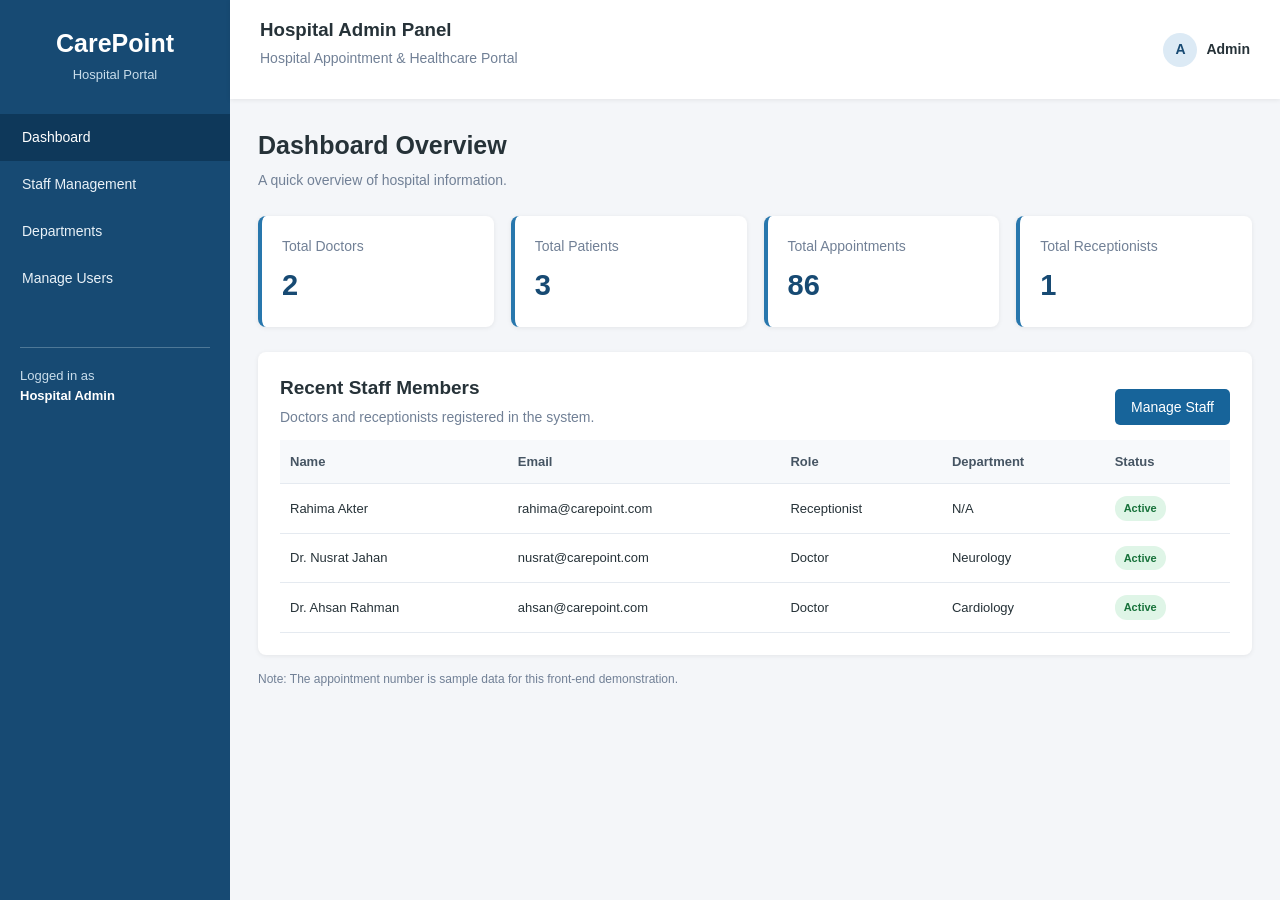
<file: Hospital_Admin_Module/index.html>
<!DOCTYPE html>
<html lang="en">
<head>
  <meta charset="UTF-8">
  <meta name="viewport" content="width=device-width, initial-scale=1.0">
  <title>Hospital Portal - Admin</title>
  <link rel="stylesheet" href="style.css">
</head>
<body>
  <div class="layout">
    <!-- Left side menu -->
    <aside class="sidebar">
      <h2 class="logo">CarePoint</h2>
      <p class="side-subtitle">Hospital Portal</p>

      <nav>
        <a href="#dashboard" class="nav-link active" data-page="dashboard">Dashboard</a>
        <a href="#staff" class="nav-link" data-page="staff">Staff Management</a>
        <a href="#departments" class="nav-link" data-page="departments">Departments</a>
        <a href="#users" class="nav-link" data-page="users">Manage Users</a>
      </nav>

      <p class="sidebar-note">Logged in as<br><strong>Hospital Admin</strong></p>
    </aside>

    <!-- Main content -->
    <div class="main">
      <header class="topbar">
        <div>
          <h3>Hospital Admin Panel</h3>
          <p class="muted">Hospital Appointment &amp; Healthcare Portal</p>
        </div>
        <div class="admin-profile">
          <span class="admin-circle">A</span>
          <span>Admin</span>
        </div>
      </header>

      <main class="content">
        <!-- DASHBOARD -->
        <section id="dashboard" class="page-section active">
          <h1>Dashboard Overview</h1>
          <p class="muted">A quick overview of hospital information.</p>

          <div class="cards">
            <div class="card">
              <p class="card-title">Total Doctors</p>
              <h2 id="totalDoctors">0</h2>
            </div>
            <div class="card">
              <p class="card-title">Total Patients</p>
              <h2 id="totalPatients">0</h2>
            </div>
            <div class="card">
              <p class="card-title">Total Appointments</p>
              <h2 id="totalAppointments">86</h2>
            </div>
            <div class="card">
              <p class="card-title">Total Receptionists</p>
              <h2 id="totalReceptionists">0</h2>
            </div>
          </div>

          <div class="panel">
            <div class="panel-heading">
              <div>
                <h2>Recent Staff Members</h2>
                <p class="muted">Doctors and receptionists registered in the system.</p>
              </div>
              <button type="button" class="btn" id="goToStaff">Manage Staff</button>
            </div>
            <div class="table-wrap">
              <table>
                <thead>
                  <tr><th>Name</th><th>Email</th><th>Role</th><th>Department</th><th>Status</th></tr>
                </thead>
                <tbody id="recentStaffTable"></tbody>
              </table>
            </div>
          </div>
          <p class="demo-note">Note: The appointment number is sample data for this front-end demonstration.</p>
        </section>

        <!-- STAFF MANAGEMENT -->
        <section id="staff" class="page-section">
          <div class="section-heading">
            <div>
              <h1>Staff Management</h1>
              <p class="muted">Add, edit, or deactivate Doctor and Receptionist accounts.</p>
            </div>
          </div>

          <div class="panel form-panel">
            <h2 id="staffFormHeading">Add New Staff</h2>
            <form id="staffForm" novalidate>
              <div class="form-grid">
                <div class="form-group">
                  <label for="staffName">Full Name</label>
                  <input type="text" id="staffName" placeholder="Enter full name">
                  <span class="error" id="staffNameError"></span>
                </div>
                <div class="form-group">
                  <label for="staffEmail">Email Address</label>
                  <input type="text" id="staffEmail" placeholder="name@example.com">
                  <span class="error" id="staffEmailError"></span>
                </div>
                <div class="form-group">
                  <label for="staffRole">User Role</label>
                  <select id="staffRole">
                    <option value="">Select Role</option>
                    <option value="Doctor">Doctor</option>
                    <option value="Receptionist">Receptionist</option>
                  </select>
                  <span class="error" id="staffRoleError"></span>
                </div>
                <div class="form-group doctor-only">
                  <label for="staffDepartment">Department</label>
                  <select id="staffDepartment">
                    <option value="">Select Department</option>
                  </select>
                  <span class="error" id="staffDepartmentError"></span>
                </div>
                <div class="form-group doctor-only">
                  <label for="staffFee">Consultation Fee (BDT)</label>
                  <input type="number" id="staffFee" placeholder="Example: 1000" min="0">
                  <span class="error" id="staffFeeError"></span>
                </div>
                <div class="form-group">
                  <label for="staffPassword">Temporary Password</label>
                  <input type="password" id="staffPassword" placeholder="At least 6 characters">
                  <small class="help-text">Password is not saved in this browser demo.</small>
                  <span class="error" id="staffPasswordError"></span>
                </div>
              </div>
              <div class="form-actions">
                <button type="submit" class="btn" id="staffSubmitButton">Add Staff</button>
                <button type="button" class="btn btn-light" id="cancelEditButton">Clear</button>
              </div>
              <p id="staffMessage" class="success-message"></p>
            </form>
          </div>

          <div class="panel">
            <h2>Staff List</h2>
            <div class="table-wrap">
              <table>
                <thead>
                  <tr><th>Name</th><th>Email</th><th>Role</th><th>Department</th><th>Fee (BDT)</th><th>Status</th><th>Action</th></tr>
                </thead>
                <tbody id="staffTable"></tbody>
              </table>
            </div>
          </div>
        </section>

        <!-- DEPARTMENT MANAGEMENT -->
        <section id="departments" class="page-section">
          <h1>Department Management</h1>
          <p class="muted">Create departments, set consultation fees, and assign doctors.</p>

          <div class="panel form-panel">
            <h2 id="departmentFormHeading">Add Department</h2>
            <form id="departmentForm" novalidate>
              <div class="form-grid">
                <div class="form-group">
                  <label for="departmentName">Department Name</label>
                  <input type="text" id="departmentName" placeholder="Example: Cardiology">
                  <span class="error" id="departmentNameError"></span>
                </div>
                <div class="form-group">
                  <label for="departmentFee">Consultation Fee (BDT)</label>
                  <input type="number" id="departmentFee" placeholder="Example: 1000" min="0">
                  <span class="error" id="departmentFeeError"></span>
                </div>
                <div class="form-group">
                  <label for="assignDoctor">Assign Doctor (optional)</label>
                  <select id="assignDoctor">
                    <option value="">No doctor selected</option>
                  </select>
                </div>
              </div>
              <div class="form-actions">
                <button type="submit" class="btn" id="departmentSubmitButton">Add Department</button>
                <button type="button" class="btn btn-light" id="clearDepartmentButton">Clear</button>
              </div>
              <p id="departmentMessage" class="success-message"></p>
            </form>
          </div>

          <div class="panel">
            <h2>Department List</h2>
            <div class="table-wrap">
              <table>
                <thead>
                  <tr><th>Department</th><th>Consultation Fee (BDT)</th><th>Assigned Doctors</th><th>Action</th></tr>
                </thead>
                <tbody id="departmentTable"></tbody>
              </table>
            </div>
          </div>
        </section>

        <!-- USER MANAGEMENT -->
        <section id="users" class="page-section">
          <h1>Manage Users</h1>
          <p class="muted">View all Patients, Doctors, and Receptionists. Deactivate or activate accounts.</p>

          <div class="panel">
            <div class="panel-heading">
              <h2>All Registered Users</h2>
              <input type="text" id="userSearch" class="search-input" placeholder="Search by name or email">
            </div>
            <div class="table-wrap">
              <table>
                <thead>
                  <tr><th>Name</th><th>Email</th><th>Role</th><th>Department</th><th>Status</th><th>Action</th></tr>
                </thead>
                <tbody id="usersTable"></tbody>
              </table>
            </div>
          </div>
        </section>
      </main>
    </div>
  </div>

  <script src="script.js"></script>
</body>
</html>
</file>
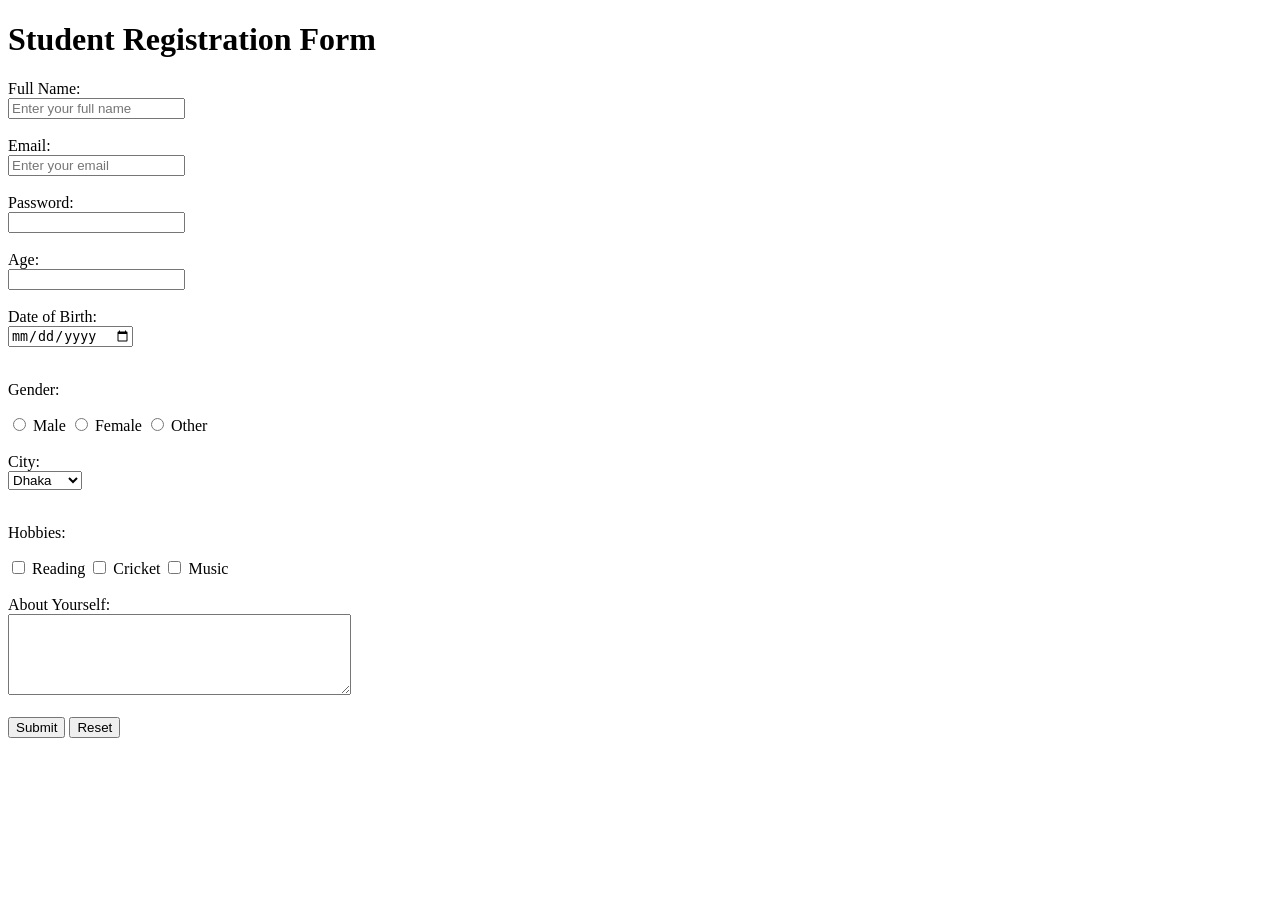
<file: registration.html>
<!DOCTYPE html>
<html>

<head>
    <meta charset="UTF-8">
    <title>Student Registration Form</title>
</head>

<body>

    <h1>Student Registration Form</h1>

    <form>

        
        <label for="fullname">Full Name:</label><br>
        <input type="text"
               id="fullname"
               name="fullname"
               placeholder="Enter your full name"
               required>
        <br><br>


       
        <label for="email">Email:</label><br>
        <input type="email"
               id="email"
               name="email"
               placeholder="Enter your email"
               required>
        <br><br>


      
        <label for="password">Password:</label><br>
        <input type="password"
               id="password"
               name="password"
               required>
        <br><br>


        
        <label for="age">Age:</label><br>
        <input type="number"
               id="age"
               name="age">
        <br><br>


       
        <label for="dob">Date of Birth:</label><br>
        <input type="date"
               id="dob"
               name="dob">
        <br><br>


        
        <p>Gender:</p>

        <input type="radio"
               id="male"
               name="gender"
               value="male">
        <label for="male">Male</label>

        <input type="radio"
               id="female"
               name="gender"
               value="female">
        <label for="female">Female</label>

        <input type="radio"
               id="other"
               name="gender"
               value="other">
        <label for="other">Other</label>

        <br><br>


       
        <label for="city">City:</label><br>

        <select id="city" name="city">

            <option value="dhaka">Dhaka</option>
            <option value="khulna">Khulna</option>
            <option value="rajshahi">Rajshahi</option>
            <option value="sylhet">Sylhet</option>

        </select>

        <br><br>


       
        <p>Hobbies:</p>

        <input type="checkbox"
               id="reading"
               name="hobby"
               value="reading">
        <label for="reading">Reading</label>

        <input type="checkbox"
               id="cricket"
               name="hobby"
               value="cricket">
        <label for="cricket">Cricket</label>

        <input type="checkbox"
               id="music"
               name="hobby"
               value="music">
        <label for="music">Music</label>

        <br><br>


       
        <label for="about">About Yourself:</label><br>

        <textarea id="about"
                  name="about"
                  rows="5"
                  cols="40"></textarea>

        <br><br>


        
        <input type="submit" value="Submit">
        <input type="reset" value="Reset">

    </form>

</body>

</html>
</file>
<file: Hospital_Admin_Module/style.css>
/* Basic page settings */
* {
  box-sizing: border-box;
}

body {
  margin: 0;
  font-family: Arial, Helvetica, sans-serif;
  background-color: #f4f6f9;
  color: #263238;
  line-height: 1.5;
}

.layout {
  display: flex;
  min-height: 100vh;
}

/* Left menu */
.sidebar {
  width: 230px;
  flex-shrink: 0;
  background-color: #174a73;
  color: white;
  padding: 25px 0;
}

.logo {
  margin: 0;
  text-align: center;
  font-size: 25px;
}

.side-subtitle {
  margin: 2px 0 30px;
  text-align: center;
  color: #c9ddeb;
  font-size: 13px;
}

.sidebar nav a {
  display: block;
  padding: 13px 22px;
  color: #eaf2f8;
  text-decoration: none;
  font-size: 14px;
}

.sidebar nav a:hover,
.sidebar nav a.active {
  background-color: #0e385a;
  color: white;
}

.sidebar-note {
  margin: 45px 20px 0;
  padding-top: 18px;
  border-top: 1px solid #4e7897;
  color: #c9ddeb;
  font-size: 13px;
}

.sidebar-note strong {
  color: white;
}

/* Main area and top bar */
.main {
  flex: 1;
  min-width: 0;
}

.topbar {
  display: flex;
  justify-content: space-between;
  align-items: center;
  padding: 16px 30px;
  background-color: white;
  box-shadow: 0 1px 5px rgba(0, 0, 0, 0.08);
}

.topbar h3 {
  margin: 0;
}

.muted {
  color: #718096;
  margin-top: 4px;
  font-size: 14px;
}

.admin-profile {
  display: flex;
  align-items: center;
  gap: 9px;
  font-weight: bold;
  font-size: 14px;
}

.admin-circle {
  display: inline-flex;
  width: 34px;
  height: 34px;
  align-items: center;
  justify-content: center;
  border-radius: 50%;
  background-color: #dceaf5;
  color: #174a73;
}

.content {
  padding: 28px;
}

h1 {
  margin: 0 0 5px;
  font-size: 25px;
}

h2 {
  margin: 0 0 16px;
  font-size: 19px;
}

/* Show one page at a time */
.page-section {
  display: none;
}

.page-section.active {
  display: block;
}

/* Dashboard cards */
.cards {
  display: grid;
  grid-template-columns: repeat(4, 1fr);
  gap: 17px;
  margin: 25px 0;
}

.card,
.panel {
  background-color: white;
  border-radius: 8px;
  box-shadow: 0 1px 5px rgba(0, 0, 0, 0.07);
}

.card {
  padding: 20px;
  border-left: 4px solid #2877ad;
}

.card-title {
  margin: 0;
  color: #718096;
  font-size: 14px;
}

.card h2 {
  margin: 7px 0 0;
  color: #174a73;
  font-size: 29px;
}

.panel {
  padding: 22px;
  margin-top: 22px;
}

.panel-heading,
.section-heading {
  display: flex;
  align-items: center;
  justify-content: space-between;
  gap: 15px;
}

.panel-heading h2 {
  margin-bottom: 3px;
}

.panel-heading .muted {
  margin-bottom: 12px;
}

/* Forms */
.form-panel {
  margin-top: 22px;
}

.form-grid {
  display: grid;
  grid-template-columns: repeat(2, 1fr);
  gap: 15px;
}

.form-group {
  margin-bottom: 4px;
}

.form-group label {
  display: block;
  margin-bottom: 6px;
  font-size: 14px;
  font-weight: bold;
}

.form-group input,
.form-group select,
.search-input {
  width: 100%;
  padding: 10px;
  border: 1px solid #cbd5e0;
  border-radius: 5px;
  background-color: white;
  font-size: 14px;
}

.form-group input:focus,
.form-group select:focus,
.search-input:focus {
  outline: none;
  border-color: #2877ad;
}

.help-text {
  display: block;
  margin-top: 4px;
  color: #718096;
  font-size: 11px;
}

.error {
  display: block;
  min-height: 16px;
  margin-top: 3px;
  color: #d62828;
  font-size: 12px;
}

.errorBorder {
  border: 1px solid red !important;
}

.successBorder {
  border: 1px solid green !important;
}

.form-actions {
  display: flex;
  gap: 10px;
  margin-top: 10px;
}

.btn {
  padding: 10px 16px;
  border: none;
  border-radius: 5px;
  background-color: #17649a;
  color: white;
  font-size: 14px;
  cursor: pointer;
  transition: background-color 0.2s;
}

.btn:hover {
  background-color: #10466d;
}

.btn-light {
  background-color: #e7edf2;
  color: #263238;
}

.btn-light:hover {
  background-color: #d2dce5;
}

.success-message {
  color: green;
  font-size: 13px;
  font-weight: bold;
}

/* Tables */
.table-wrap {
  width: 100%;
  overflow-x: auto;
}

table {
  width: 100%;
  border-collapse: collapse;
  min-width: 620px;
}

th,
td {
  padding: 12px 10px;
  border-bottom: 1px solid #e5eaf0;
  text-align: left;
  font-size: 13px;
}

th {
  background-color: #f7f9fb;
  color: #465563;
}

.status {
  display: inline-block;
  padding: 4px 9px;
  border-radius: 12px;
  font-size: 11px;
  font-weight: bold;
}

.status.active {
  background-color: #dff5e7;
  color: #18723b;
}

.status.inactive {
  background-color: #fde4e4;
  color: #a82020;
}

.action-btn {
  margin: 2px;
  padding: 6px 9px;
  border: none;
  border-radius: 4px;
  cursor: pointer;
  font-size: 12px;
}

.edit-btn {
  background-color: #e2eef8;
  color: #15527d;
}

.toggle-btn {
  background-color: #fbe8e8;
  color: #9c2525;
}

.activate-btn {
  background-color: #e0f3e6;
  color: #176b35;
}

.search-input {
  max-width: 260px;
}

.demo-note {
  color: #718096;
  font-size: 12px;
  margin-top: 15px;
}

/* Mobile screen */
@media (max-width: 900px) {
  .cards {
    grid-template-columns: repeat(2, 1fr);
  }
}

@media (max-width: 650px) {
  .layout {
    flex-direction: column;
  }

  .sidebar {
    width: 100%;
    padding: 15px 0;
  }

  .side-subtitle {
    margin-bottom: 12px;
  }

  .sidebar nav {
    display: flex;
    flex-wrap: wrap;
  }

  .sidebar nav a {
    flex: 1;
    padding: 10px;
    text-align: center;
    font-size: 12px;
  }

  .sidebar-note {
    display: none;
  }

  .topbar {
    padding: 13px 16px;
  }

  .content {
    padding: 17px;
  }

  .cards,
  .form-grid {
    grid-template-columns: 1fr;
  }

  .panel {
    padding: 15px;
  }

  .panel-heading {
    align-items: flex-start;
    flex-direction: column;
  }

  .search-input {
    max-width: 100%;
  }
}
</file>
